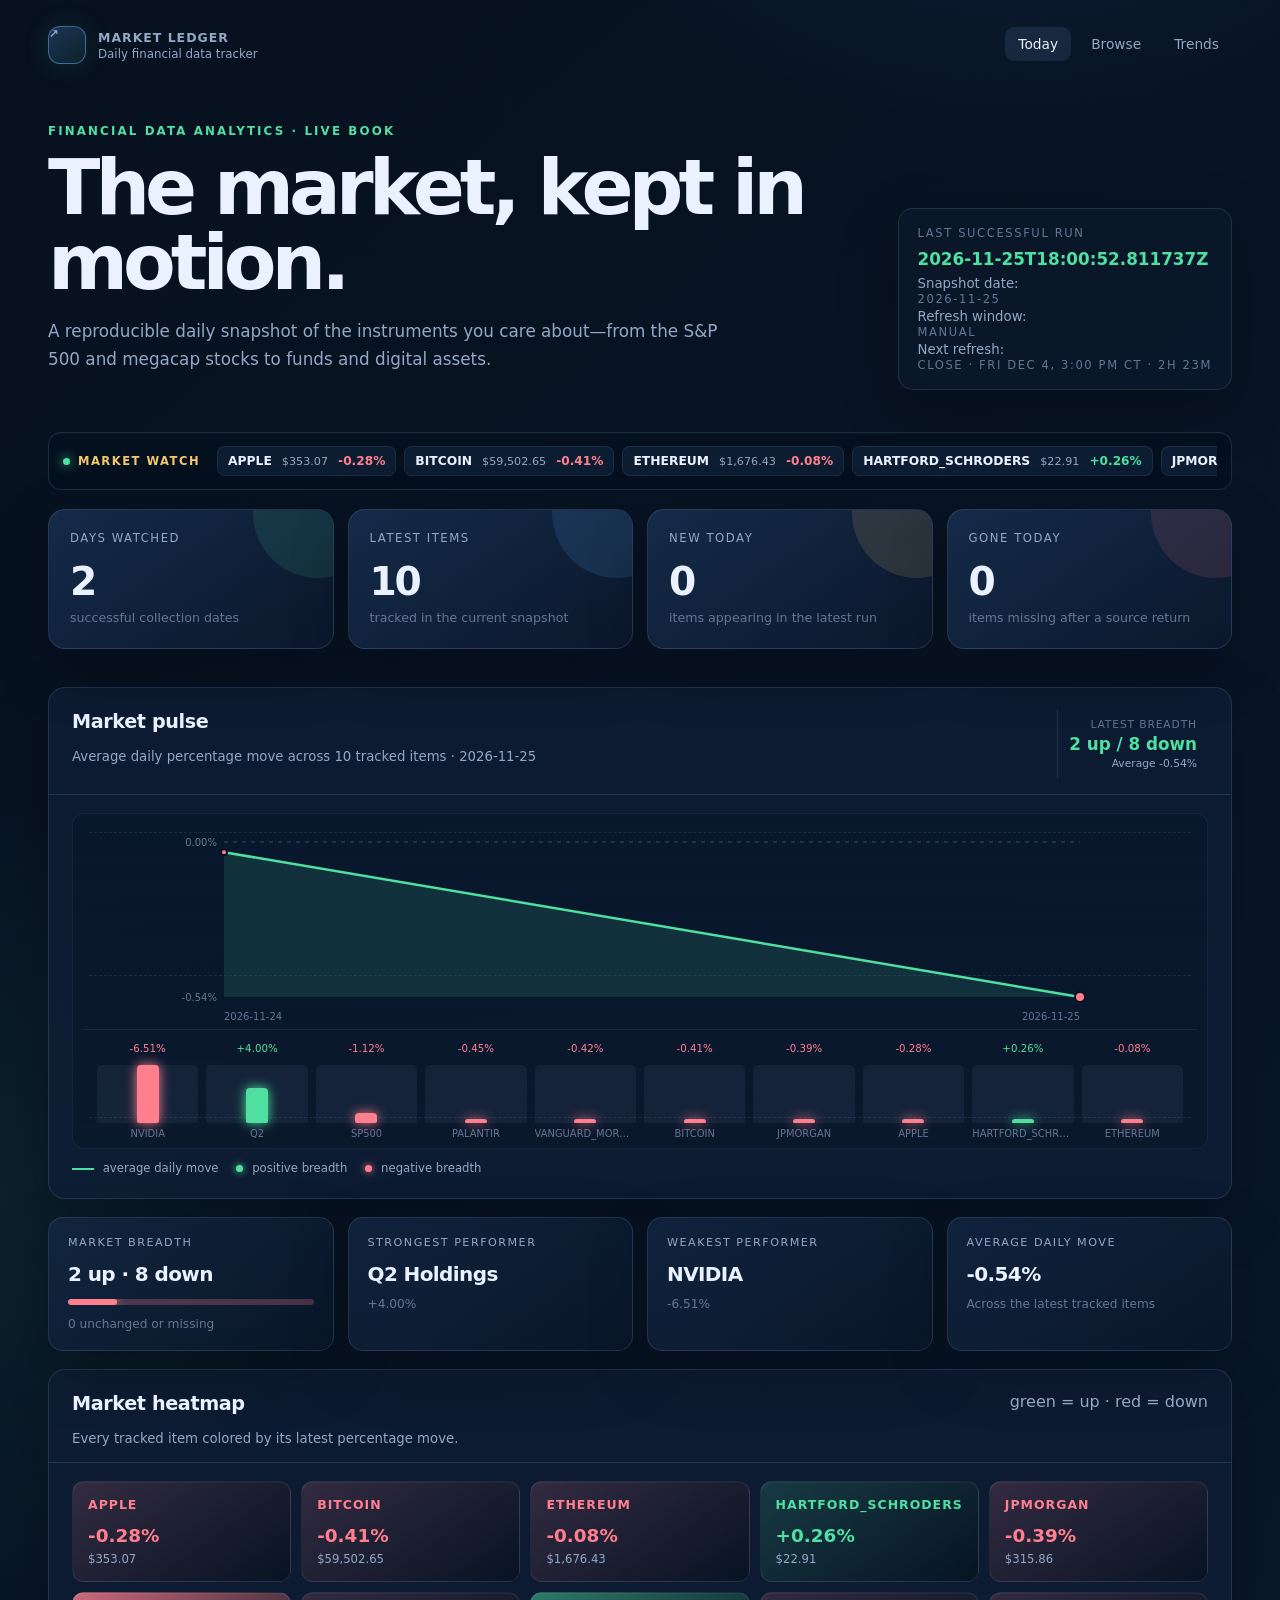
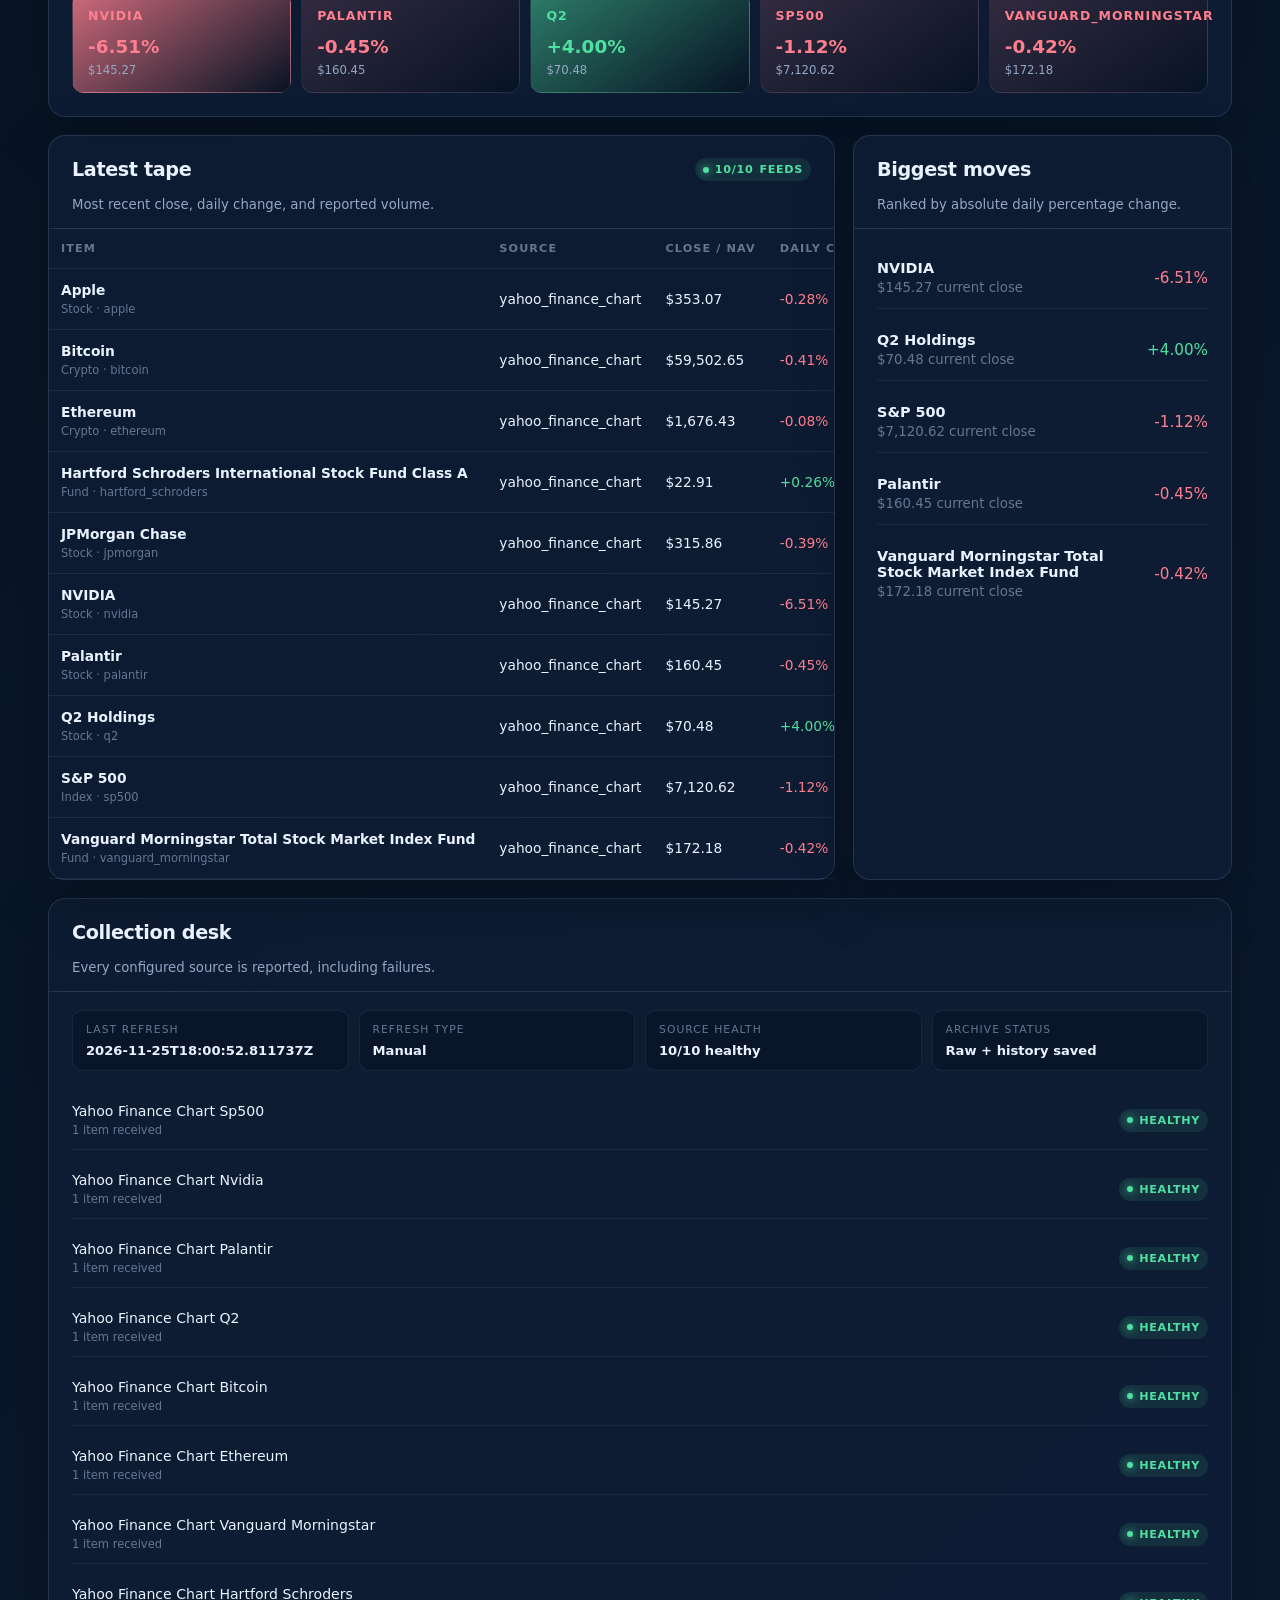
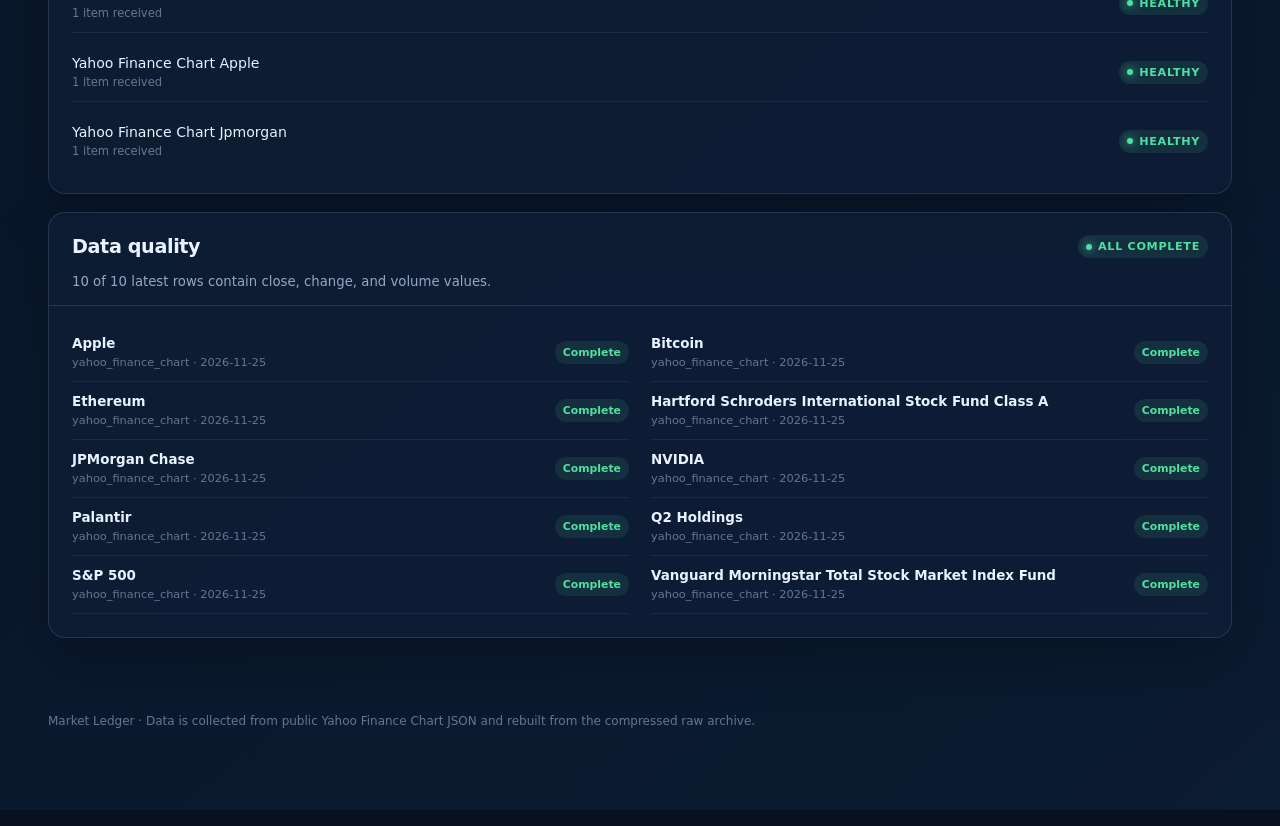
<file: site/index.html>
<!doctype html>
<html lang="en">
<head>
  <meta charset="utf-8">
  <meta name="viewport" content="width=device-width, initial-scale=1">
  <meta name="theme-color" content="#07111f">
  <meta name="description" content="Daily market data tracker for ten stocks, funds, indexes, and crypto items.">
  <link rel="manifest" href="manifest.webmanifest">
  <link rel="icon" href="icon.svg" type="image/svg+xml">
  <link rel="stylesheet" href="styles.css?v=market-terminal-5">
  <title>Market Ledger · Today</title>
</head>
<body>
  <nav class="nav" aria-label="Primary navigation">
    <a class="brand" href="index.html"><span class="brand-mark">↗</span><span><strong>Market Ledger</strong><span>Daily financial data tracker</span></span></a>
    <div class="nav-links"><a href="index.html" aria-current="page">Today</a><a href="browse.html">Browse</a><a href="trends.html">Trends</a></div>
  </nav>
  <main class="shell">
    <section class="hero-row">
      <div>
        <p class="eyebrow">Financial Data Analytics · Live book</p>
        <h1>The market, kept in motion.</h1>
        <p class="lede">A reproducible daily snapshot of the instruments you care about—from the S&amp;P 500 and megacap stocks to funds and digital assets.</p>
      </div>
      <div class="hero-meta"><span>Last successful run</span><strong id="last-run">Loading…</strong><small>Snapshot date: <span id="run-date">—</span></small><small>Refresh window: <span id="run-window">—</span></small><small>Next refresh: <span id="next-refresh">calculating…</span></small></div>
    </section>
    <section class="ticker-band" aria-label="Market ticker">
      <div class="ticker-label"><span class="live-dot"></span> Market watch</div>
      <div class="ticker-track" id="ticker-strip"><span class="ticker-loading">Loading latest quotes…</span></div>
    </section>
    <section class="stat-grid" aria-label="Tracker summary">
      <article class="stat"><span class="stat-label">Days watched</span><strong class="stat-value" id="days-with-success">—</strong><span class="stat-note">successful collection dates</span></article>
      <article class="stat"><span class="stat-label">Latest items</span><strong class="stat-value" id="item-count">—</strong><span class="stat-note">tracked in the current snapshot</span></article>
      <article class="stat"><span class="stat-label">New today</span><strong class="stat-value" id="new-count">—</strong><span class="stat-note">items appearing in the latest run</span></article>
      <article class="stat"><span class="stat-label">Gone today</span><strong class="stat-value" id="gone-count">—</strong><span class="stat-note">items missing after a source return</span></article>
    </section>
    <section class="panel pulse-panel">
      <div class="panel-head">
        <div><h2>Market pulse</h2><p id="market-pulse-caption">Daily breadth across every tracked item.</p></div>
        <div class="pulse-signal"><span>Latest breadth</span><strong id="pulse-breadth">—</strong><small id="pulse-average">—</small></div>
      </div>
      <div class="panel-body pulse-body"><div class="chart-shell"><div class="chart-grid-lines"><i></i><i></i><i></i></div><div id="market-pulse-chart" class="pulse-chart"><div class="chart-empty">Loading market pulse…</div></div></div><div class="pulse-legend"><span><i class="legend-line"></i> average daily move</span><span><i class="legend-dot up"></i> positive breadth</span><span><i class="legend-dot down"></i> negative breadth</span></div></div>
    </section>
    <section class="breadth-grid" aria-label="Market breadth summary">
      <article class="breadth-card"><span class="breadth-label">Market breadth</span><strong id="breadth-ratio">—</strong><div class="breadth-track"><i id="breadth-bar"></i></div><small id="breadth-detail">Waiting for the latest snapshot</small></article>
      <article class="breadth-card"><span class="breadth-label">Strongest performer</span><strong id="strongest-item">—</strong><small id="strongest-detail">—</small></article>
      <article class="breadth-card"><span class="breadth-label">Weakest performer</span><strong id="weakest-item">—</strong><small id="weakest-detail">—</small></article>
      <article class="breadth-card"><span class="breadth-label">Average daily move</span><strong id="average-move">—</strong><small>Across the latest tracked items</small></article>
    </section>
    <section class="panel heatmap-panel">
      <div class="panel-head"><div><h2>Market heatmap</h2><p>Every tracked item colored by its latest percentage move.</p></div><span class="muted">green = up · red = down</span></div>
      <div class="panel-body"><div class="heatmap" id="market-heatmap"><div class="empty">Loading market heatmap…</div></div></div>
    </section>
    <section class="two-col">
      <article class="panel">
        <div class="panel-head"><div><h2>Latest tape</h2><p>Most recent close, daily change, and reported volume.</p></div><span class="status-pill"><span id="source-count">—</span> feeds</span></div>
        <div class="table-wrap"><table><thead><tr><th>Item</th><th>Source</th><th>Close / NAV</th><th>Daily change</th><th>Volume</th></tr></thead><tbody id="latest-values"><tr><td class="empty" colspan="5">Loading market data…</td></tr></tbody></table></div>
      </article>
      <aside class="panel"><div class="panel-head"><div><h2>Biggest moves</h2><p>Ranked by absolute daily percentage change.</p></div></div><div class="panel-body"><div class="move-list" id="biggest-moves"><div class="empty">Loading…</div></div></div></aside>
    </section>
    <section class="panel" style="margin-top:18px"><div class="panel-head"><div><h2>Collection desk</h2><p>Every configured source is reported, including failures.</p></div></div><div class="panel-body"><div class="freshness-grid"><div><span>Last refresh</span><strong id="freshness-time">—</strong></div><div><span>Refresh type</span><strong id="freshness-window">—</strong></div><div><span>Source health</span><strong id="freshness-health">—</strong></div><div><span>Archive status</span><strong class="positive">Raw + history saved</strong></div></div><div class="source-list" id="source-list"><div class="empty">Loading source statuses…</div></div></div></section>
    <section class="panel quality-panel"><div class="panel-head"><div><h2>Data quality</h2><p id="data-quality-summary">Checking the latest row for every item.</p></div><span class="status-pill" id="quality-pill">Checking</span></div><div class="panel-body"><div class="quality-grid" id="data-quality"><div class="empty">Loading quality checks…</div></div></div></section>
  </main>
  <footer class="footer">Market Ledger · Data is collected from public Yahoo Finance Chart JSON and rebuilt from the compressed raw archive.</footer>
  <p class="empty" data-error></p>
  <script src="app.js?v=market-terminal-5" defer></script>
  <script>if ("serviceWorker" in navigator) navigator.serviceWorker.register("service-worker.js");</script>
</body>
</html>
</file>
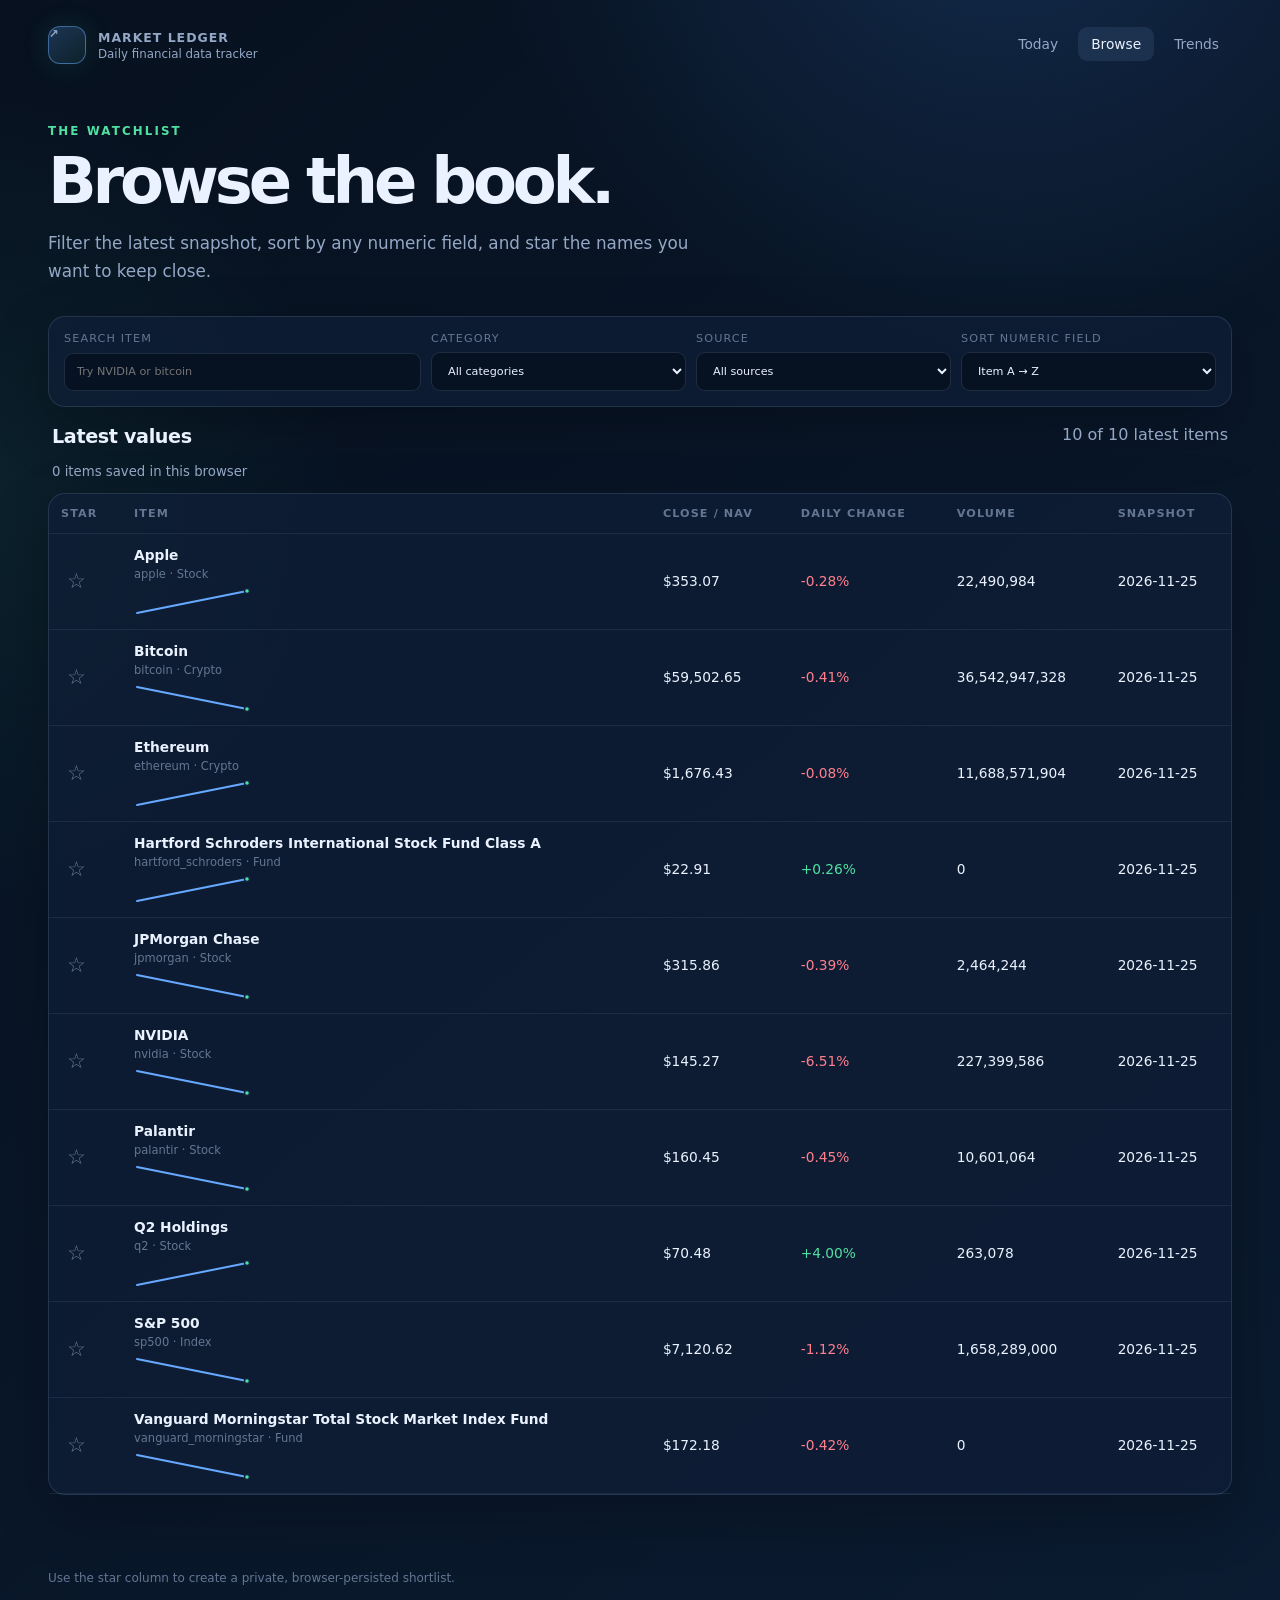
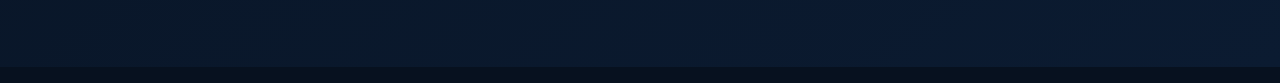
<file: site/browse.html>
<!doctype html>
<html lang="en">
<head>
  <meta charset="utf-8">
  <meta name="viewport" content="width=device-width, initial-scale=1">
  <meta name="theme-color" content="#07111f">
  <link rel="manifest" href="manifest.webmanifest">
  <link rel="icon" href="icon.svg" type="image/svg+xml">
  <link rel="stylesheet" href="styles.css?v=market-terminal-5">
  <title>Market Ledger · Browse</title>
</head>
<body>
  <nav class="nav" aria-label="Primary navigation">
    <a class="brand" href="index.html"><span class="brand-mark">↗</span><span><strong>Market Ledger</strong><span>Daily financial data tracker</span></span></a>
    <div class="nav-links"><a href="index.html">Today</a><a href="browse.html" aria-current="page">Browse</a><a href="trends.html">Trends</a></div>
  </nav>
  <main class="shell">
    <section class="page-title"><p class="eyebrow">The watchlist</p><h1>Browse the book.</h1><p class="lede">Filter the latest snapshot, sort by any numeric field, and star the names you want to keep close.</p></section>
    <section class="panel controls" aria-label="Browse filters">
      <label>Search item<input id="item-search" type="search" placeholder="Try NVIDIA or bitcoin"></label>
      <label>Category<select id="category-filter"><option value="">All categories</option></select></label>
      <label>Source<select id="source-filter"><option value="">All sources</option></select></label>
      <label>Sort numeric field<select id="sort-filter"><option value="item:asc">Item A → Z</option><option value="close_usd:desc">Close: high → low</option><option value="close_usd:asc">Close: low → high</option><option value="change_pct:desc">Change: high → low</option><option value="change_pct:asc">Change: low → high</option><option value="volume:desc">Volume: high → low</option><option value="volume:asc">Volume: low → high</option></select></label>
    </section>
    <div class="panel-head" style="padding:0 4px 14px;border:0"><div><h2>Latest values</h2><p id="shortlist-note">Your shortlist stays in this browser.</p></div><span class="muted" id="browse-count">Loading…</span></div>
    <section class="panel"><div class="table-wrap"><table><thead><tr><th>Star</th><th>Item</th><th>Close / NAV</th><th>Daily change</th><th>Volume</th><th>Snapshot</th></tr></thead><tbody id="browse-values"><tr><td class="empty" colspan="6">Loading market data…</td></tr></tbody></table></div></section>
  </main>
  <footer class="footer">Use the star column to create a private, browser-persisted shortlist.</footer>
  <p class="empty" data-error></p>
  <script src="app.js?v=market-terminal-5" defer></script>
  <script>if ("serviceWorker" in navigator) navigator.serviceWorker.register("service-worker.js");</script>
</body>
</html>
</file>
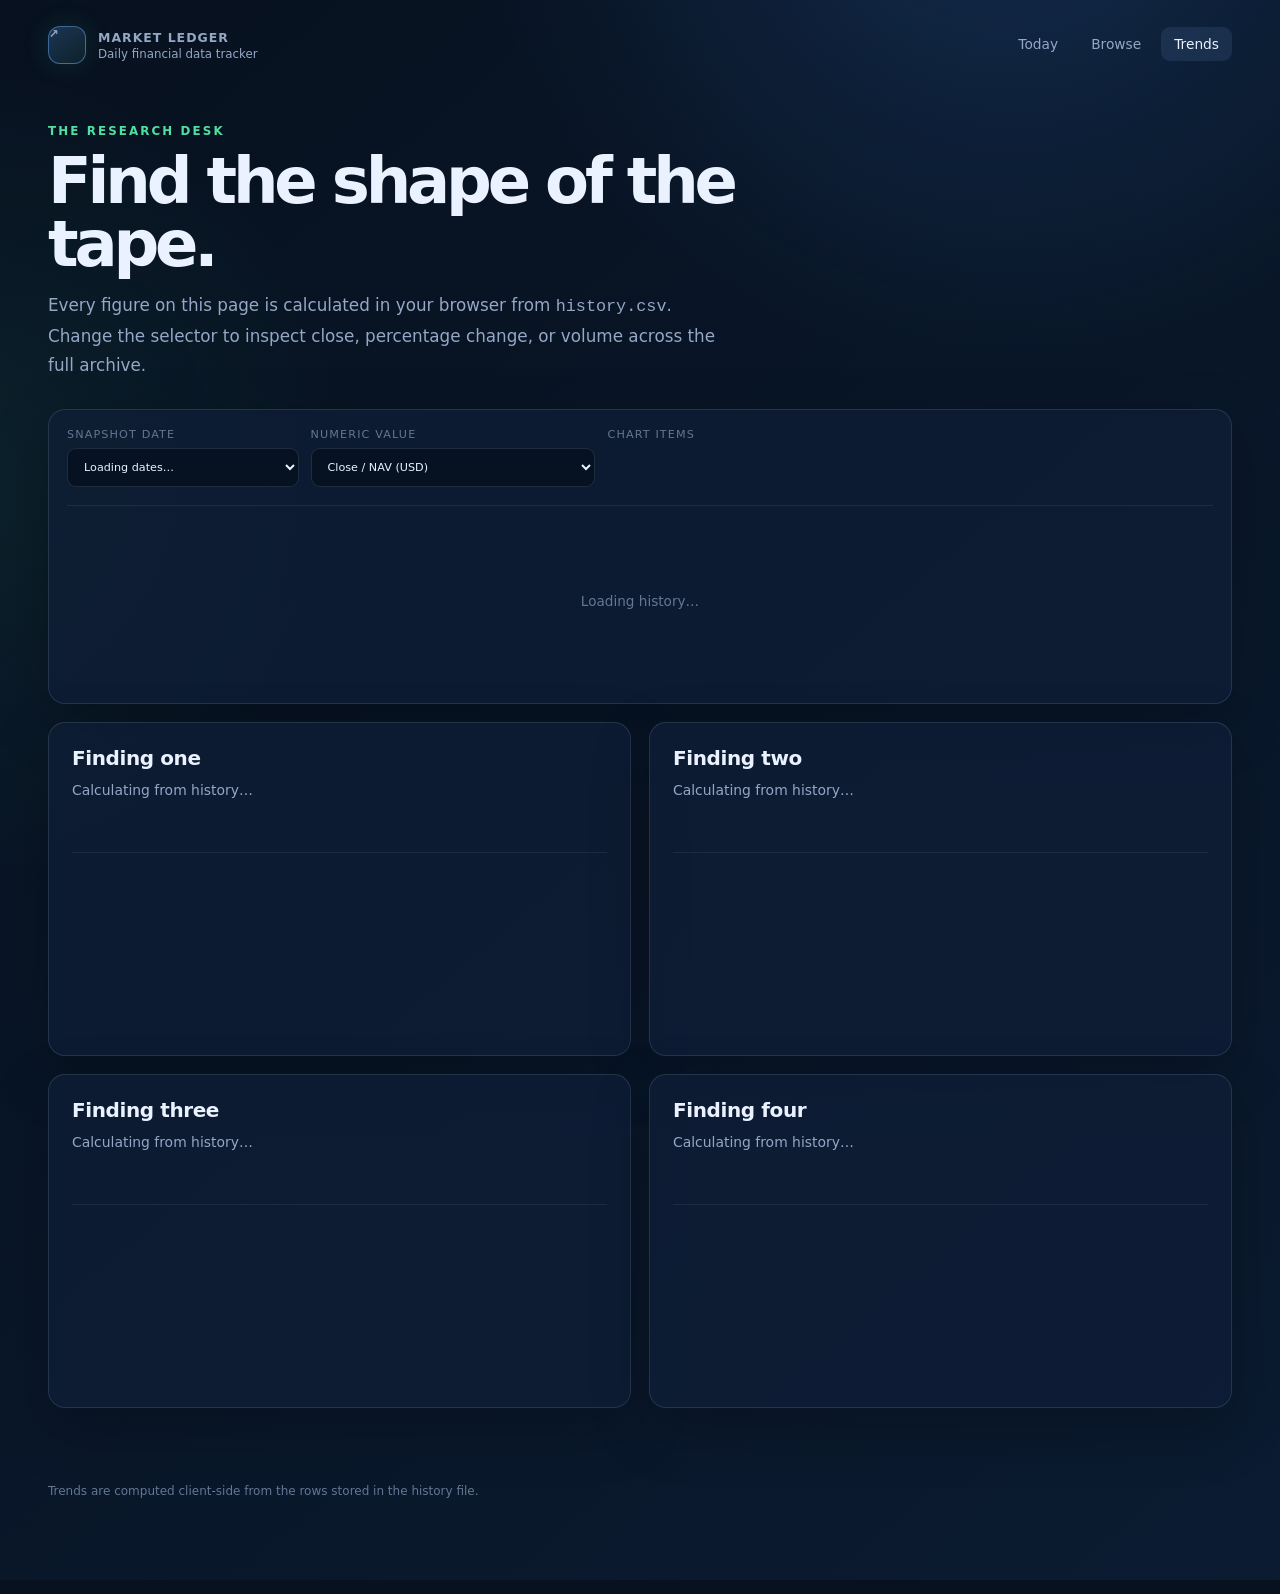
<file: site/trends.html>
<!doctype html>
<html lang="en">
<head>
  <meta charset="utf-8">
  <meta name="viewport" content="width=device-width, initial-scale=1">
  <meta name="theme-color" content="#07111f">
  <link rel="manifest" href="manifest.webmanifest">
  <link rel="icon" href="icon.svg" type="image/svg+xml">
  <link rel="stylesheet" href="styles.css?v=market-terminal-5">
  <title>Market Ledger · Trends</title>
</head>
<body>
  <nav class="nav" aria-label="Primary navigation">
    <a class="brand" href="index.html"><span class="brand-mark">↗</span><span><strong>Market Ledger</strong><span>Daily financial data tracker</span></span></a>
    <div class="nav-links"><a href="index.html">Today</a><a href="browse.html">Browse</a><a href="trends.html" aria-current="page">Trends</a></div>
  </nav>
  <main class="shell">
    <section class="page-title"><p class="eyebrow">The research desk</p><h1>Find the shape of the tape.</h1><p class="lede">Every figure on this page is calculated in your browser from <code>history.csv</code>. Change the selector to inspect close, percentage change, or volume across the full archive.</p></section>
    <section class="panel" style="padding:18px;margin-bottom:18px">
      <div class="trend-controls"><label>Snapshot date<select id="trend-date"><option value="">Loading dates…</option></select></label><label>Numeric value<select id="trend-field"><option value="close_usd">Close / NAV (USD)</option><option value="change_pct">Daily change (%)</option><option value="volume">Volume</option></select></label><label>Chart items<div id="trend-items" class="check-grid"></div></label></div>
      <div class="chart" id="trend-chart"><div class="chart-empty">Loading history…</div></div>
    </section>
    <section class="finding-grid">
      <article class="panel finding"><h2 id="finding-one-title">Finding one</h2><p id="finding-one-text">Calculating from history…</p><div class="chart" id="finding-one-chart"></div></article>
      <article class="panel finding"><h2 id="finding-two-title">Finding two</h2><p id="finding-two-text">Calculating from history…</p><div class="chart" id="finding-two-chart"></div></article>
      <article class="panel finding"><h2 id="finding-three-title">Finding three</h2><p id="finding-three-text">Calculating from history…</p><div class="chart" id="finding-three-chart"></div></article>
      <article class="panel finding"><h2 id="finding-four-title">Finding four</h2><p id="finding-four-text">Calculating from history…</p><div class="chart" id="finding-four-chart"></div></article>
    </section>
  </main>
  <footer class="footer">Trends are computed client-side from the rows stored in the history file.</footer>
  <p class="empty" data-error></p>
  <script src="app.js?v=market-terminal-5" defer></script>
  <script src="trends.js" defer></script>
  <script>if ("serviceWorker" in navigator) navigator.serviceWorker.register("service-worker.js");</script>
</body>
</html>
</file>
<file: site/styles.css>
:root {
  --ink: #eaf2ff;
  --muted: #94a7c5;
  --dim: #647692;
  --line: rgba(157, 183, 220, .16);
  --panel: rgba(15, 30, 54, .78);
  --panel-strong: #102442;
  --bg: #07111f;
  --bg-two: #0b1b31;
  --green: #4fe0a1;
  --blue: #66a9ff;
  --gold: #f5c66d;
  --red: #ff7f8e;
  --shadow: 0 20px 60px rgba(0, 0, 0, .24);
  font-family: Inter, ui-sans-serif, system-ui, -apple-system, BlinkMacSystemFont, "Segoe UI", sans-serif;
  color: var(--ink);
  background: var(--bg);
  font-synthesis: none;
}

* { box-sizing: border-box; }

body {
  margin: 0;
  min-width: 320px;
  min-height: 100vh;
  background:
    radial-gradient(circle at 78% -10%, rgba(67, 150, 255, .19), transparent 33rem),
    radial-gradient(circle at -5% 30%, rgba(54, 214, 149, .08), transparent 26rem),
    linear-gradient(140deg, var(--bg), var(--bg-two));
}

a { color: inherit; }

.nav {
  display: flex;
  align-items: center;
  justify-content: space-between;
  gap: 24px;
  max-width: 1240px;
  margin: 0 auto;
  padding: 24px 28px 16px;
}

.brand { display: flex; align-items: center; gap: 12px; text-decoration: none; }
.brand-mark {
  display: grid;
  place-items: center;
  width: 38px;
  height: 38px;
  border: 1px solid rgba(102, 169, 255, .5);
  border-radius: 12px;
  color: var(--green);
  background: linear-gradient(145deg, rgba(102, 169, 255, .24), rgba(79, 224, 161, .08));
  box-shadow: 0 0 28px rgba(79, 224, 161, .13);
  font-weight: 800;
}
.brand strong { display: block; letter-spacing: .08em; font-size: .78rem; text-transform: uppercase; }
.brand span { display: block; color: var(--muted); font-size: .74rem; margin-top: 2px; }
.nav-links { display: flex; gap: 7px; flex-wrap: wrap; }
.nav-links a {
  color: var(--muted);
  text-decoration: none;
  padding: 9px 13px;
  border-radius: 9px;
  font-size: .86rem;
}
.nav-links a:hover, .nav-links a[aria-current="page"] { color: var(--ink); background: rgba(116, 155, 210, .13); }

.shell { max-width: 1240px; margin: 0 auto; padding: 44px 28px 76px; }
.eyebrow { margin: 0 0 12px; color: var(--green); font-size: .74rem; font-weight: 800; letter-spacing: .18em; text-transform: uppercase; }
h1, h2, h3, p { margin-top: 0; }
h1 { max-width: 760px; margin-bottom: 16px; font-size: clamp(2.5rem, 6vw, 5.6rem); line-height: .98; letter-spacing: -.065em; }
h2 { font-size: 1.2rem; letter-spacing: -.02em; }
h3 { margin-bottom: 7px; font-size: 1rem; }
.lede { max-width: 680px; color: var(--muted); line-height: 1.7; font-size: 1.05rem; }
.hero-row { display: flex; justify-content: space-between; align-items: end; gap: 40px; margin-bottom: 42px; }
.hero-meta { min-width: 225px; padding: 17px 19px; border: 1px solid var(--line); border-radius: 15px; background: rgba(10, 25, 45, .72); box-shadow: var(--shadow); }
.hero-meta span { color: var(--dim); display: block; font-size: .72rem; letter-spacing: .14em; text-transform: uppercase; }
.hero-meta strong { display: block; margin: 9px 0 4px; color: var(--green); font-size: 1.05rem; }
.hero-meta small { color: var(--muted); }

.ticker-band { display: flex; align-items: center; gap: 17px; min-height: 58px; margin: 0 0 19px; padding: 9px 14px; overflow: hidden; border: 1px solid var(--line); border-radius: 13px; background: rgba(5, 16, 30, .72); box-shadow: inset 0 1px rgba(255, 255, 255, .03); }
.ticker-label { display: flex; align-items: center; gap: 8px; flex: 0 0 auto; color: var(--gold); font-size: .72rem; font-weight: 800; letter-spacing: .13em; text-transform: uppercase; }
.live-dot { width: 7px; height: 7px; border-radius: 50%; background: var(--green); box-shadow: 0 0 11px var(--green); }
.ticker-track { flex: 1; min-width: 0; overflow: hidden; }
.ticker-marquee { display: flex; width: max-content; animation: ticker-pan 32s ease-in-out infinite alternate; will-change: transform; }
.ticker-set { display: flex; align-items: stretch; gap: 8px; padding-right: 8px; }
@keyframes ticker-pan { from { transform: translate3d(0, 0, 0); } to { transform: translate3d(-50%, 0, 0); } }
.ticker-band:hover .ticker-marquee, .ticker-band:focus-within .ticker-marquee { animation-play-state: paused; }
.ticker-chip { display: inline-flex; align-items: center; gap: 10px; flex: 0 0 auto; padding: 7px 10px; border: 1px solid rgba(157, 183, 220, .1); border-radius: 8px; background: rgba(22, 44, 74, .48); font-size: .76rem; }
.ticker-chip strong { color: var(--ink); font-size: .77rem; }
.ticker-chip small { color: var(--muted); font-size: .7rem; }
.ticker-chip .positive, .ticker-chip .negative { font-variant-numeric: tabular-nums; font-weight: 800; }
.ticker-loading { color: var(--dim); font-size: .78rem; }

.stat-grid { display: grid; grid-template-columns: repeat(4, minmax(0, 1fr)); gap: 14px; margin-bottom: 38px; }
.stat {
  position: relative;
  min-height: 140px;
  padding: 21px;
  overflow: hidden;
  border: 1px solid var(--line);
  border-radius: 17px;
  background: linear-gradient(145deg, rgba(22, 46, 79, .88), rgba(12, 25, 45, .85));
  box-shadow: var(--shadow);
}
.stat::after { content: ""; position: absolute; width: 130px; height: 130px; right: -50px; top: -62px; border-radius: 50%; background: rgba(79, 224, 161, .11); }
.stat:nth-child(2)::after { background: rgba(102, 169, 255, .13); }
.stat:nth-child(3)::after { background: rgba(245, 198, 109, .13); }
.stat:nth-child(4)::after { background: rgba(255, 127, 142, .12); }
.stat-label { display: block; color: var(--muted); font-size: .73rem; letter-spacing: .13em; text-transform: uppercase; }
.stat-value { display: block; margin: 17px 0 5px; font-size: 2.45rem; line-height: 1; letter-spacing: -.06em; }
.stat-note { color: var(--dim); font-size: .79rem; }

.pulse-panel { margin-bottom: 18px; }
.pulse-signal { min-width: 132px; padding: 8px 11px; border-left: 1px solid var(--line); text-align: right; }
.pulse-signal span, .pulse-signal small { display: block; color: var(--dim); font-size: .67rem; letter-spacing: .08em; text-transform: uppercase; }
.pulse-signal strong { display: block; margin: 3px 0; color: var(--green); font-size: 1.05rem; font-variant-numeric: tabular-nums; }
.pulse-signal small { color: var(--muted); letter-spacing: 0; text-transform: none; }
.pulse-body { padding-top: 9px; }
.chart-shell { position: relative; min-height: 220px; overflow: hidden; border: 1px solid rgba(157, 183, 220, .08); border-radius: 12px; background: linear-gradient(180deg, rgba(8, 23, 43, .72), rgba(7, 17, 31, .28)); }
.chart-grid-lines { position: absolute; inset: 18px 16px 30px; display: flex; flex-direction: column; justify-content: space-between; pointer-events: none; }
.chart-grid-lines i { display: block; width: 100%; border-top: 1px dashed rgba(157, 183, 220, .12); }
.pulse-chart { position: relative; z-index: 1; min-height: 220px; padding: 10px 10px 0; }
.pulse-chart svg { display: block; width: 100%; height: 205px; overflow: visible; }
.pulse-chart .chart-empty { min-height: 205px; }
.pulse-bars { display: grid; grid-template-columns: repeat(10, minmax(34px, 1fr)); gap: 8px; align-items: end; padding: 12px 14px 4px; border-top: 1px solid rgba(157, 183, 220, .1); }
.pulse-bar { display: grid; grid-template-rows: 18px 58px 16px; gap: 5px; min-width: 0; text-align: center; }
.pulse-bar-value { overflow: hidden; font-size: .64rem; font-variant-numeric: tabular-nums; text-overflow: ellipsis; white-space: nowrap; }
.pulse-bar-track { display: flex; align-items: end; justify-content: center; height: 58px; border-radius: 5px 5px 2px 2px; background: rgba(157, 183, 220, .07); }
.pulse-bar-track i { display: block; width: min(22px, 70%); border-radius: 4px 4px 2px 2px; box-shadow: 0 0 12px currentColor; }
.pulse-bar-track i.positive { background: var(--green); color: var(--green); }
.pulse-bar-track i.negative { background: var(--red); color: var(--red); }
.pulse-bar small { overflow: hidden; color: var(--dim); font-size: .62rem; text-overflow: ellipsis; white-space: nowrap; }
.pulse-legend { display: flex; gap: 18px; flex-wrap: wrap; margin-top: 12px; color: var(--muted); font-size: .73rem; }
.legend-line { display: inline-block; width: 22px; margin-right: 5px; border-top: 2px solid var(--green); vertical-align: middle; }
.legend-dot { display: inline-block; width: 7px; height: 7px; margin: 0 5px 1px 0; border-radius: 50%; vertical-align: middle; }
.legend-dot.up { background: var(--green); box-shadow: 0 0 7px var(--green); }
.legend-dot.down { background: var(--red); box-shadow: 0 0 7px var(--red); }

.breadth-grid { display: grid; grid-template-columns: repeat(4, minmax(0, 1fr)); gap: 14px; margin-bottom: 18px; }
.breadth-card { min-height: 126px; padding: 18px 19px; border: 1px solid var(--line); border-radius: 15px; background: linear-gradient(145deg, rgba(19, 40, 69, .78), rgba(10, 23, 42, .78)); box-shadow: var(--shadow); }
.breadth-label { display: block; color: var(--muted); font-size: .7rem; letter-spacing: .13em; text-transform: uppercase; }
.breadth-card strong { display: block; overflow: hidden; margin: 13px 0 7px; color: var(--ink); font-size: 1.25rem; letter-spacing: -.03em; text-overflow: ellipsis; white-space: nowrap; }
.breadth-card small { color: var(--dim); font-size: .76rem; }
.breadth-track { width: 100%; height: 6px; margin: 13px 0 8px; overflow: hidden; border-radius: 99px; background: rgba(255, 127, 142, .25); }
.breadth-track i { display: block; width: 0; height: 100%; border-radius: inherit; background: var(--green); box-shadow: 0 0 10px var(--green); transition: width .35s ease; }
.breadth-track i.negative { background: var(--red); box-shadow: 0 0 10px var(--red); }
.heatmap-panel { margin-bottom: 18px; }
.heatmap { display: grid; grid-template-columns: repeat(5, minmax(0, 1fr)); gap: 10px; }
.heat-cell { min-height: 100px; padding: 15px; border: 1px solid rgba(255, 255, 255, .08); border-radius: 12px; background: linear-gradient(145deg, rgba(79, 224, 161, var(--heat)), rgba(5, 17, 31, .75)); box-shadow: inset 0 1px rgba(255, 255, 255, .04); }
.heat-cell.negative { background: linear-gradient(145deg, rgba(255, 127, 142, var(--heat)), rgba(5, 17, 31, .75)); }
.heat-cell strong, .heat-cell span, .heat-cell small { display: block; }
.heat-cell strong { font-size: .78rem; letter-spacing: .08em; }
.heat-cell span { margin: 13px 0 6px; font-size: 1.15rem; font-variant-numeric: tabular-nums; font-weight: 800; }
.heat-cell small { color: var(--muted); font-size: .73rem; }
.freshness-grid { display: grid; grid-template-columns: repeat(4, minmax(0, 1fr)); gap: 10px; margin-bottom: 20px; }
.freshness-grid > div { padding: 12px 13px; border: 1px solid rgba(157, 183, 220, .1); border-radius: 10px; background: rgba(5, 16, 30, .42); }
.freshness-grid span { display: block; color: var(--dim); font-size: .67rem; letter-spacing: .1em; text-transform: uppercase; }
.freshness-grid strong { display: block; overflow: hidden; margin-top: 7px; color: var(--ink); font-size: .82rem; text-overflow: ellipsis; white-space: nowrap; }
.quality-panel { margin-top: 18px; }
.quality-grid { display: grid; grid-template-columns: repeat(2, minmax(0, 1fr)); gap: 0 22px; }
.quality-row { display: flex; align-items: center; justify-content: space-between; gap: 12px; padding: 12px 0; border-bottom: 1px solid rgba(157, 183, 220, .09); }
.quality-row strong, .quality-row small { display: block; }
.quality-row strong { font-size: .84rem; }
.quality-row small { margin-top: 4px; color: var(--dim); font-size: .71rem; }
.quality-state { flex: 0 0 auto; padding: 5px 8px; border-radius: 999px; background: rgba(79, 224, 161, .1); color: var(--green); font-size: .68rem; font-weight: 800; }
.quality-state.bad { background: rgba(255, 127, 142, .1); color: var(--red); }

.two-col { display: grid; grid-template-columns: minmax(0, 1.35fr) minmax(300px, .65fr); gap: 18px; }
.panel { border: 1px solid var(--line); border-radius: 17px; background: var(--panel); box-shadow: var(--shadow); }
.panel-head { display: flex; align-items: start; justify-content: space-between; gap: 18px; padding: 22px 23px 16px; border-bottom: 1px solid var(--line); }
.panel-head p { margin-bottom: 0; color: var(--muted); font-size: .83rem; }
.panel-body { padding: 18px 23px 23px; }
.source-list { display: grid; gap: 10px; }
.source-row { display: flex; align-items: center; justify-content: space-between; gap: 12px; padding: 12px 0; border-bottom: 1px solid rgba(157, 183, 220, .09); }
.source-row:last-child { border-bottom: 0; }
.source-name { font-size: .88rem; }
.source-name small { display: block; color: var(--dim); margin-top: 4px; font-size: .72rem; }
.status-pill { display: inline-flex; align-items: center; gap: 6px; padding: 5px 8px; border-radius: 999px; background: rgba(79, 224, 161, .1); color: var(--green); font-size: .7rem; font-weight: 800; letter-spacing: .06em; text-transform: uppercase; }
.status-pill::before { content: ""; width: 6px; height: 6px; border-radius: 50%; background: currentColor; box-shadow: 0 0 9px currentColor; }
.status-pill.bad { background: rgba(255, 127, 142, .1); color: var(--red); }
.muted { color: var(--muted); }

.table-wrap { overflow-x: auto; }
table { width: 100%; border-collapse: collapse; font-size: .86rem; }
th, td { padding: 13px 12px; border-bottom: 1px solid rgba(157, 183, 220, .1); text-align: left; white-space: nowrap; }
th { color: var(--dim); font-size: .7rem; letter-spacing: .1em; text-transform: uppercase; font-weight: 700; }
tbody tr:hover { background: rgba(115, 160, 218, .06); }
.item-cell strong { display: block; }
.item-cell small { color: var(--dim); display: block; margin-top: 4px; }
.mini-sparkline { display: block; width: 116px; height: 28px; margin-top: 7px; overflow: visible; }
.mini-sparkline path { fill: none; stroke: var(--blue); stroke-width: 2; stroke-linecap: round; stroke-linejoin: round; }
.mini-sparkline circle { fill: var(--green); stroke: var(--panel-strong); stroke-width: 1.5; }
.positive { color: var(--green); }
.negative { color: var(--red); }
.neutral { color: var(--muted); }
.big-number { font-variant-numeric: tabular-nums; }
.move-list { display: grid; gap: 10px; }
.move { display: flex; align-items: center; justify-content: space-between; gap: 12px; padding: 13px 0; border-bottom: 1px solid rgba(157, 183, 220, .09); }
.move:last-child { border-bottom: 0; }
.move strong { display: block; font-size: .9rem; }
.move small { display: block; color: var(--dim); margin-top: 4px; }
.move-value { font-size: .95rem; font-variant-numeric: tabular-nums; }

.page-title { margin-bottom: 30px; }
.page-title h1 { font-size: clamp(2.4rem, 5vw, 4.5rem); }
.controls { display: grid; grid-template-columns: 1.4fr repeat(3, minmax(130px, 1fr)); gap: 10px; padding: 15px; margin-bottom: 18px; }
label { display: grid; gap: 7px; color: var(--dim); font-size: .7rem; letter-spacing: .1em; text-transform: uppercase; }
input, select { width: 100%; border: 1px solid var(--line); border-radius: 9px; padding: 11px 12px; color: var(--ink); background: rgba(5, 15, 28, .72); font: inherit; outline: none; }
input:focus, select:focus { border-color: rgba(102, 169, 255, .7); box-shadow: 0 0 0 3px rgba(102, 169, 255, .12); }
.shortlist-note { color: var(--muted); font-size: .82rem; }
.star { border: 0; background: transparent; color: var(--dim); cursor: pointer; font-size: 1.3rem; line-height: 1; padding: 0 6px; }
.star:hover, .star.on { color: var(--gold); }
.apply { color: var(--blue); text-decoration: none; font-size: .79rem; }
.apply:hover { text-decoration: underline; }

.finding-grid { display: grid; grid-template-columns: repeat(2, minmax(0, 1fr)); gap: 18px; }
.finding { padding: 23px; }
.finding h2 { margin-bottom: 9px; font-size: 1.25rem; }
.finding p { min-height: 53px; margin-bottom: 20px; color: var(--muted); font-size: .87rem; line-height: 1.6; }
.chart { width: 100%; min-height: 180px; border-top: 1px solid rgba(157, 183, 220, .1); padding-top: 15px; }
.chart svg { display: block; width: 100%; height: 180px; overflow: visible; }
.chart-empty { display: grid; min-height: 160px; place-items: center; color: var(--dim); font-size: .85rem; }
.trend-controls { display: grid; grid-template-columns: minmax(160px, .65fr) minmax(180px, .8fr) minmax(300px, 1.7fr); gap: 12px; margin-bottom: 18px; }
.check-grid { display: flex; flex-wrap: wrap; gap: 8px; margin-top: 10px; }
.check-grid label { display: flex; align-items: center; gap: 6px; padding: 7px 9px; border: 1px solid var(--line); border-radius: 8px; color: var(--muted); font-size: .75rem; letter-spacing: 0; text-transform: none; cursor: pointer; }
.check-grid input { width: auto; accent-color: var(--green); }
.footer { max-width: 1240px; margin: 0 auto; padding: 0 28px 34px; color: var(--dim); font-size: .75rem; }
.empty { padding: 24px; color: var(--muted); text-align: center; }

@media (max-width: 860px) {
  .nav { align-items: flex-start; flex-direction: column; }
  .hero-row, .two-col { display: grid; grid-template-columns: 1fr; }
  .hero-meta { min-width: 0; }
  .stat-grid { grid-template-columns: repeat(2, minmax(0, 1fr)); }
  .controls, .trend-controls { grid-template-columns: 1fr 1fr; }
  .finding-grid { grid-template-columns: 1fr; }
  .breadth-grid { grid-template-columns: repeat(2, minmax(0, 1fr)); }
  .freshness-grid { grid-template-columns: repeat(2, minmax(0, 1fr)); }
  .heatmap { grid-template-columns: repeat(3, minmax(0, 1fr)); }
}
@media (max-width: 520px) {
  .shell { padding-inline: 17px; }
  .nav { padding-inline: 17px; }
  .footer { padding-inline: 17px; }
  .stat-grid, .controls, .trend-controls { grid-template-columns: 1fr; }
  h1 { font-size: 3rem; }
  .ticker-label { display: none; }
  .pulse-signal { min-width: 112px; }
  .pulse-bars { grid-template-columns: repeat(5, minmax(42px, 1fr)); row-gap: 14px; }
  .breadth-grid, .quality-grid { grid-template-columns: 1fr; }
  .freshness-grid { grid-template-columns: 1fr 1fr; }
  .heatmap { grid-template-columns: repeat(2, minmax(0, 1fr)); }
}

@media (prefers-reduced-motion: reduce) {
  .ticker-marquee { animation: none; transform: none; }
}
</file>
